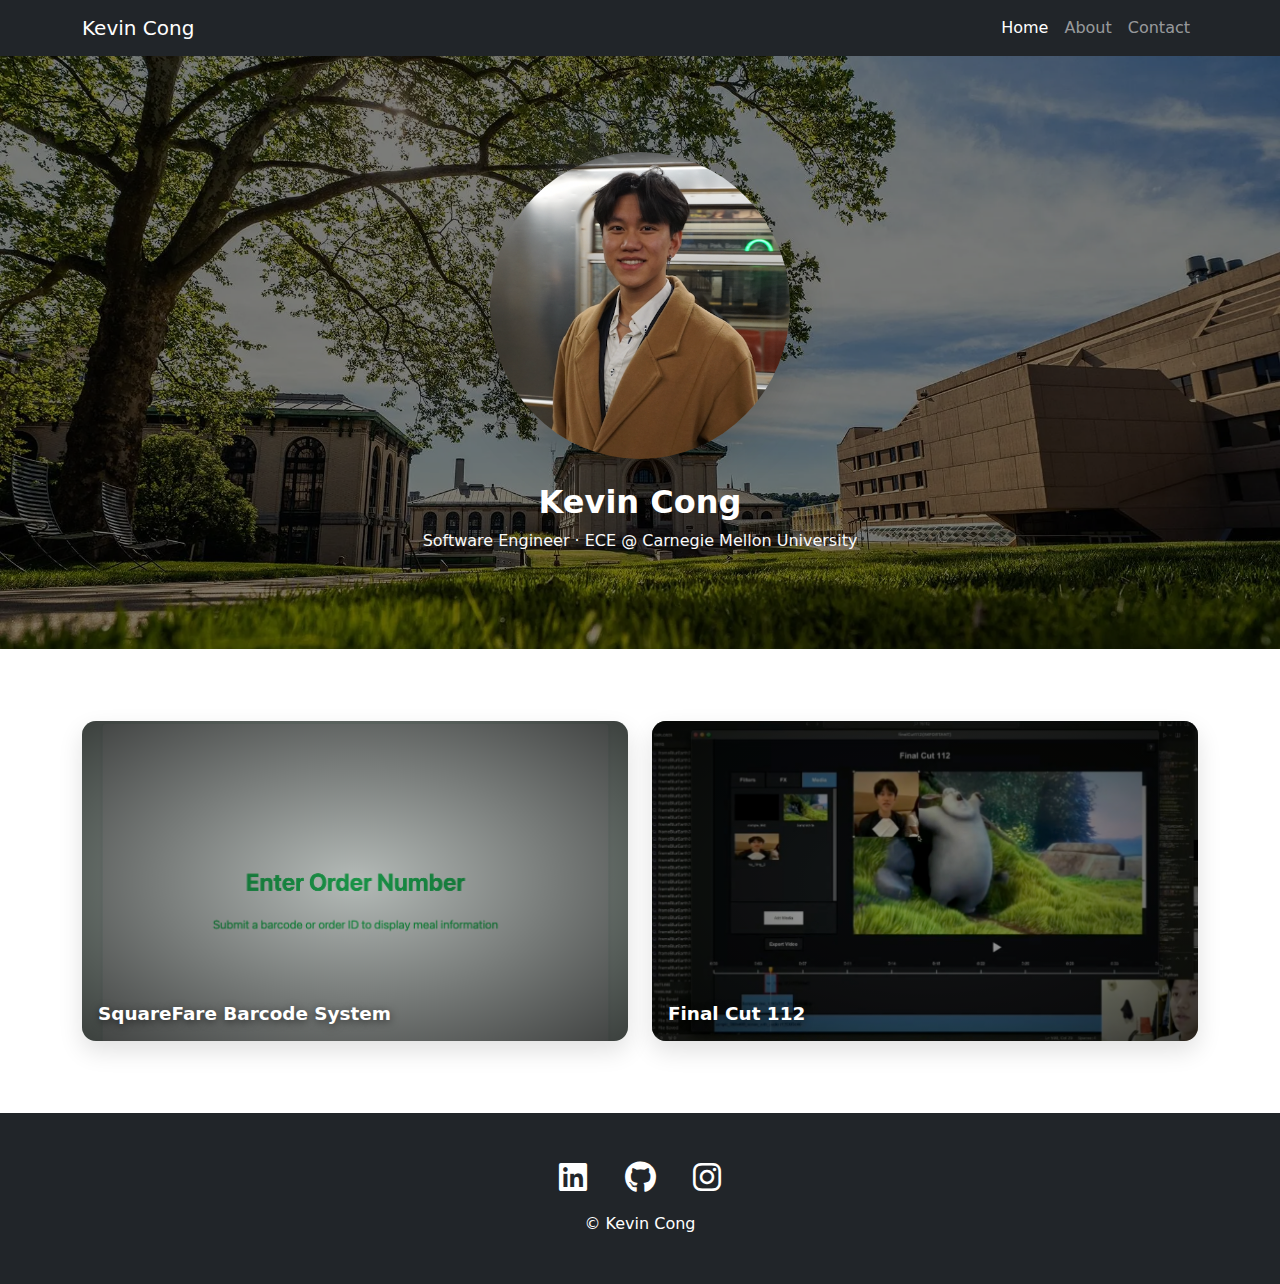
<file: index.html>
<!DOCTYPE html>
<html lang="en">
    <head>
        <link rel="stylesheet" href="https://cdnjs.cloudflare.com/ajax/libs/font-awesome/6.4.0/css/all.min.css">
        <meta charset="utf-8" />
        <meta name="viewport" content="width=device-width, initial-scale=1, shrink-to-fit=no" />
        <meta name="description" content="" />
        <meta name="author" content="" />
        <title>Kevin Cong</title>
        <!-- Favicon-->
        <link rel="icon" type="image/x-icon" href="assets/favicon.ico" />
        <!-- Core theme CSS (includes Bootstrap)-->
        <link href="css/styles.css" rel="stylesheet" />
    </head>
    <body>
        <!-- Responsive navbar-->
        <nav class="navbar navbar-expand-lg navbar-dark bg-dark">
            <div class="container">
                <a class="navbar-brand" href="#!">Kevin Cong</a>
                <button class="navbar-toggler" type="button" data-bs-toggle="collapse" data-bs-target="#navbarSupportedContent" aria-controls="navbarSupportedContent" aria-expanded="false" aria-label="Toggle navigation"><span class="navbar-toggler-icon"></span></button>
                <div class="collapse navbar-collapse" id="navbarSupportedContent">
                    <ul class="navbar-nav ms-auto mb-2 mb-lg-0">
                        <li class="nav-item"><a class="nav-link active" href="index.html">Home</a></li>
                        <li class="nav-item"><a class="nav-link" href="about.html">About</a></li>
                        <li class="nav-item"><a class="nav-link" href="#!">Contact</a></li>
                    </ul>
                </div>
            </div>
        </nav>
        <script type="text/javascript">
            (function(d, t) {
                var v = d.createElement(t), s = d.getElementsByTagName(t)[0];
                v.onload = function() {
                  window.voiceflow.chat.load({
                    verify: { projectID: '68a969640e28fd2423ab1d6f' },
                    url: 'https://general-runtime.voiceflow.com',
                    versionID: 'production',
                    voice: {
                      url: "https://runtime-api.voiceflow.com"
                    }
                  });
                }
                v.src = "https://cdn.voiceflow.com/widget-next/bundle.mjs"; v.type = "text/javascript"; s.parentNode.insertBefore(v, s);
            })(document, 'script');
          </script>
        <!-- Header - set the background image for the header in the line below-->
        <header class="py-5 bg-image-full" style="background-image: url('assets/bg.png'); position: relative;">
            <!-- Dark overlay to improve text visibility -->
            <div style="position: absolute; top: 0; left: 0; width: 100%; height: 100%; background-color: rgba(0,0,0,0.5);"></div>
        
            <div class="text-center my-5" style="position: relative; z-index: 1;">
                <img class="img-fluid rounded-circle mb-4 shadow-lg" src="assets/kevinpfp.png" alt="Kevin Cong" width="300" />
                <h1 class="text-white fs-2 fw-bolder">Kevin Cong</h1>
                <p class="text-light mb-0">Software Engineer · ECE @ Carnegie Mellon University</p>
            </div>
        </header>
        <main class="py-5">
            <div class="container my-4">
              <div class="row g-4">
          
                <!-- SquareFare -->
                <div class="col-12 col-md-6">
                  <a href="projects/squarefare.html" class="project-tile d-block"
                     style="background-image: url('assets/squarefare.png');">
                    <div class="project-overlay"></div>
                    <div class="project-title">SquareFare Barcode System</div>
                  </a>
                </div>
          
                <!-- Final Cut 112 -->
                <div class="col-12 col-md-6">
                  <a href="projects/final-cut-112.html" class="project-tile d-block"
                     style="background-image: url('assets/finalcut.png');">
                    <div class="project-overlay"></div>
                    <div class="project-title">Final Cut 112</div>
                  </a>
                </div>
              </div>
            </div>
          </main>
        <!-- Footer-->
        <footer class="py-5 bg-dark">
            <div class="container text-center">
              <!-- Social icons -->
              <a href="https://linkedin.com/in/kcong0039" target="_blank" class="text-white mx-3" style="text-decoration:none;">
                <i class="fab fa-linkedin fa-2x"></i>
              </a>
              <a href="https://github.com/kcong0039" target="_blank" class="text-white mx-3" style="text-decoration:none;">
                <i class="fab fa-github fa-2x"></i>
              </a>
              <a href="https://instagram.com/_kev_cong_" target="_blank" class="text-white mx-3" style="text-decoration:none;">
                <i class="fab fa-instagram fa-2x"></i>
              </a>
              <p class="m-0 text-center text-white mt-3">© Kevin Cong</p>
            </div>
          </footer>
        
        <!-- Bootstrap core JS-->
        <script src="https://cdn.jsdelivr.net/npm/bootstrap@5.2.3/dist/js/bootstrap.bundle.min.js"></script>
        <!-- Core theme JS-->
        <script src="js/scripts.js"></script>
    </body>
</html>
</file>
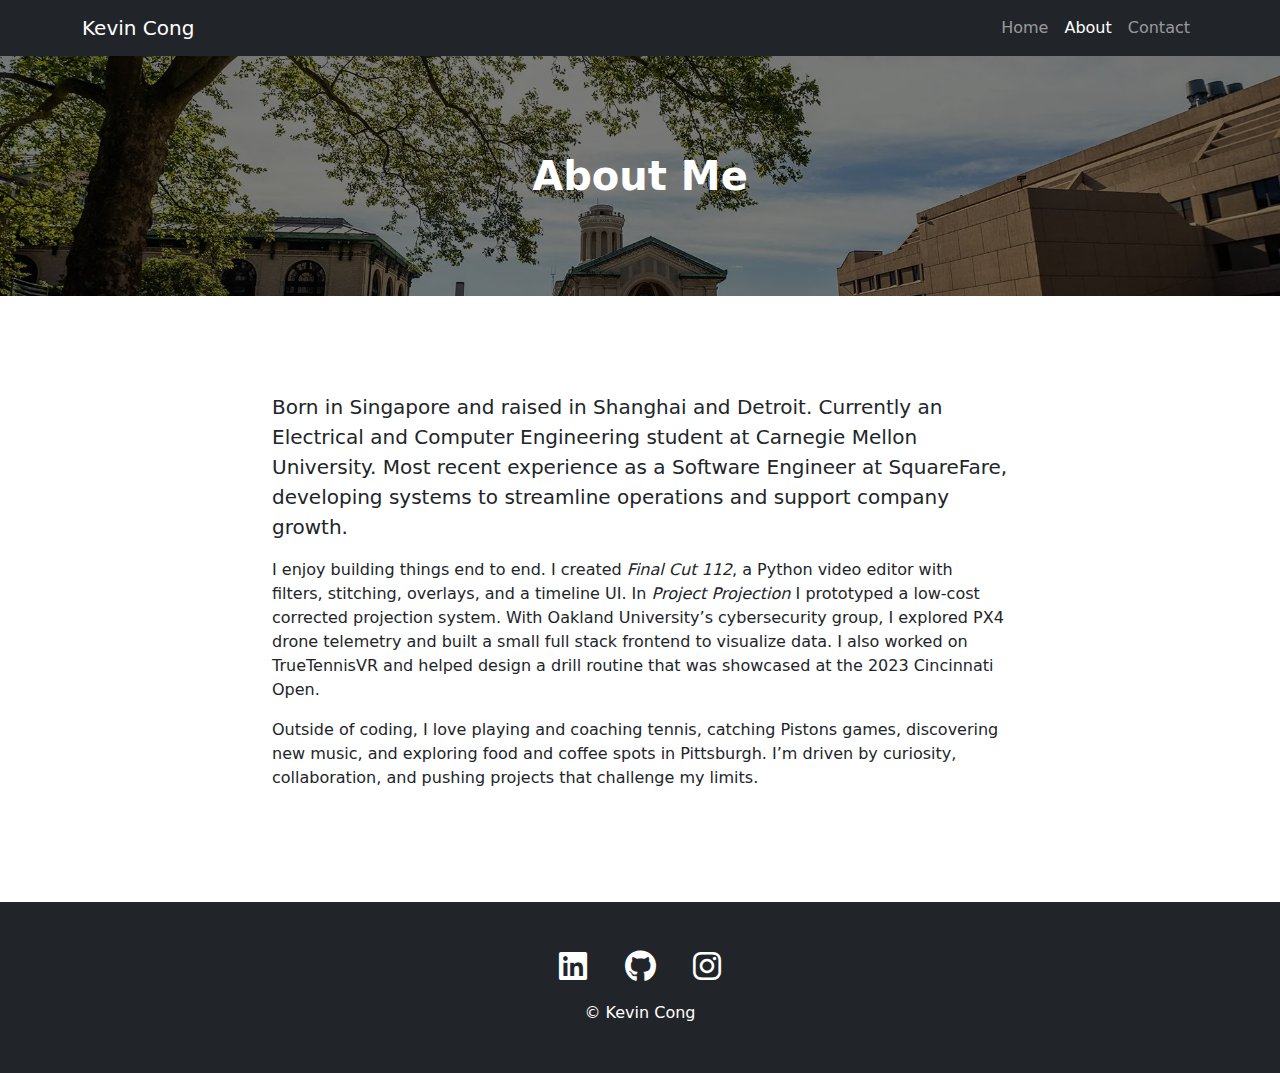
<file: about.html>
<!DOCTYPE html>
<html lang="en">
<head>
    <meta charset="utf-8" />
    <link rel="stylesheet" href="https://cdnjs.cloudflare.com/ajax/libs/font-awesome/6.4.0/css/all.min.css">
    <meta name="viewport" content="width=device-width, initial-scale=1, shrink-to-fit=no" />
    <title>About Me - Kevin Cong</title>
    <link href="css/styles.css" rel="stylesheet" />
</head>
<body>
    <!-- Navbar -->
    <nav class="navbar navbar-expand-lg navbar-dark bg-dark">
        <div class="container">
            <a class="navbar-brand" href="index.html">Kevin Cong</a>
            <button class="navbar-toggler" type="button" data-bs-toggle="collapse" data-bs-target="#navbarSupportedContent" aria-controls="navbarSupportedContent" aria-expanded="false" aria-label="Toggle navigation"><span class="navbar-toggler-icon"></span></button>
            <div class="collapse navbar-collapse" id="navbarSupportedContent">
                <ul class="navbar-nav ms-auto mb-2 mb-lg-0">
                    <li class="nav-item"><a class="nav-link" href="index.html">Home</a></li>
                    <li class="nav-item"><a class="nav-link active" href="about.html">About</a></li>
                    <li class="nav-item"><a class="nav-link" href="#!">Contact</a></li>
                </ul>
            </div>
        </div>
    </nav>
    <script type="text/javascript">
        (function(d, t) {
            var v = d.createElement(t), s = d.getElementsByTagName(t)[0];
            v.onload = function() {
              window.voiceflow.chat.load({
                verify: { projectID: '68a969640e28fd2423ab1d6f' },
                url: 'https://general-runtime.voiceflow.com',
                versionID: 'production',
                voice: {
                  url: "https://runtime-api.voiceflow.com"
                }
              });
            }
            v.src = "https://cdn.voiceflow.com/widget-next/bundle.mjs"; v.type = "text/javascript"; s.parentNode.insertBefore(v, s);
        })(document, 'script');
      </script>

    <!-- Header with dark overlay -->
    <header class="py-5 bg-image-full" style="background-image: url('assets/bg.png'); position: relative;">
        <!-- Dark overlay -->
        <div style="position: absolute; top: 0; left: 0; width: 100%; height: 100%; background-color: rgba(0,0,0,0.5);"></div>
        
        <!-- Centered text -->
        <div class="text-center my-5" style="position: relative; z-index: 1;">
            <h1 class="text-white fs-1 fw-bolder">About Me</h1>
        </div>
    </header>

    <!-- About content -->
    <section class="py-5 section-faded">
        <div class="container my-5">
            <div class="row justify-content-center">
                <div class="col-lg-8">
                    <p class="lead">
                        Born in Singapore and raised in Shanghai and Detroit. Currently an Electrical and Computer Engineering student at Carnegie Mellon University. Most recent experience as a Software Engineer at SquareFare, developing systems to streamline operations and support company growth.
                    </p>
                    <p>
                        I enjoy building things end to end. I created <em>Final Cut 112</em>, a Python video editor with filters, stitching, overlays, and a timeline UI. In <em>Project Projection</em> I prototyped a low-cost corrected projection system. With Oakland University’s cybersecurity group, I explored PX4 drone telemetry and built a small full stack frontend to visualize data. I also worked on TrueTennisVR and helped design a drill routine that was showcased at the 2023 Cincinnati Open.
                    </p>
                    <p>
                        Outside of coding, I love playing and coaching tennis, catching Pistons games, discovering new music, and exploring food and coffee spots in Pittsburgh. I’m driven by curiosity, collaboration, and pushing projects that challenge my limits.
                    </p>
                </div>
            </div>
        </div>
    </section>

    <!-- Footer -->
    <footer class="py-5 bg-dark">
        <div class="container text-center">
          <!-- Social icons -->
          <a href="https://linkedin.com/in/kcong0039" target="_blank" class="text-white mx-3" style="text-decoration:none;">
            <i class="fab fa-linkedin fa-2x"></i>
          </a>
          <a href="https://github.com/kcong0039" target="_blank" class="text-white mx-3" style="text-decoration:none;">
            <i class="fab fa-github fa-2x"></i>
          </a>
          <a href="https://instagram.com/_kev_cong_" target="_blank" class="text-white mx-3" style="text-decoration:none;">
            <i class="fab fa-instagram fa-2x"></i>
          </a>
          <p class="m-0 text-center text-white mt-3">© Kevin Cong</p>
        </div>
      </footer>
    
</body>
</html>
</file>
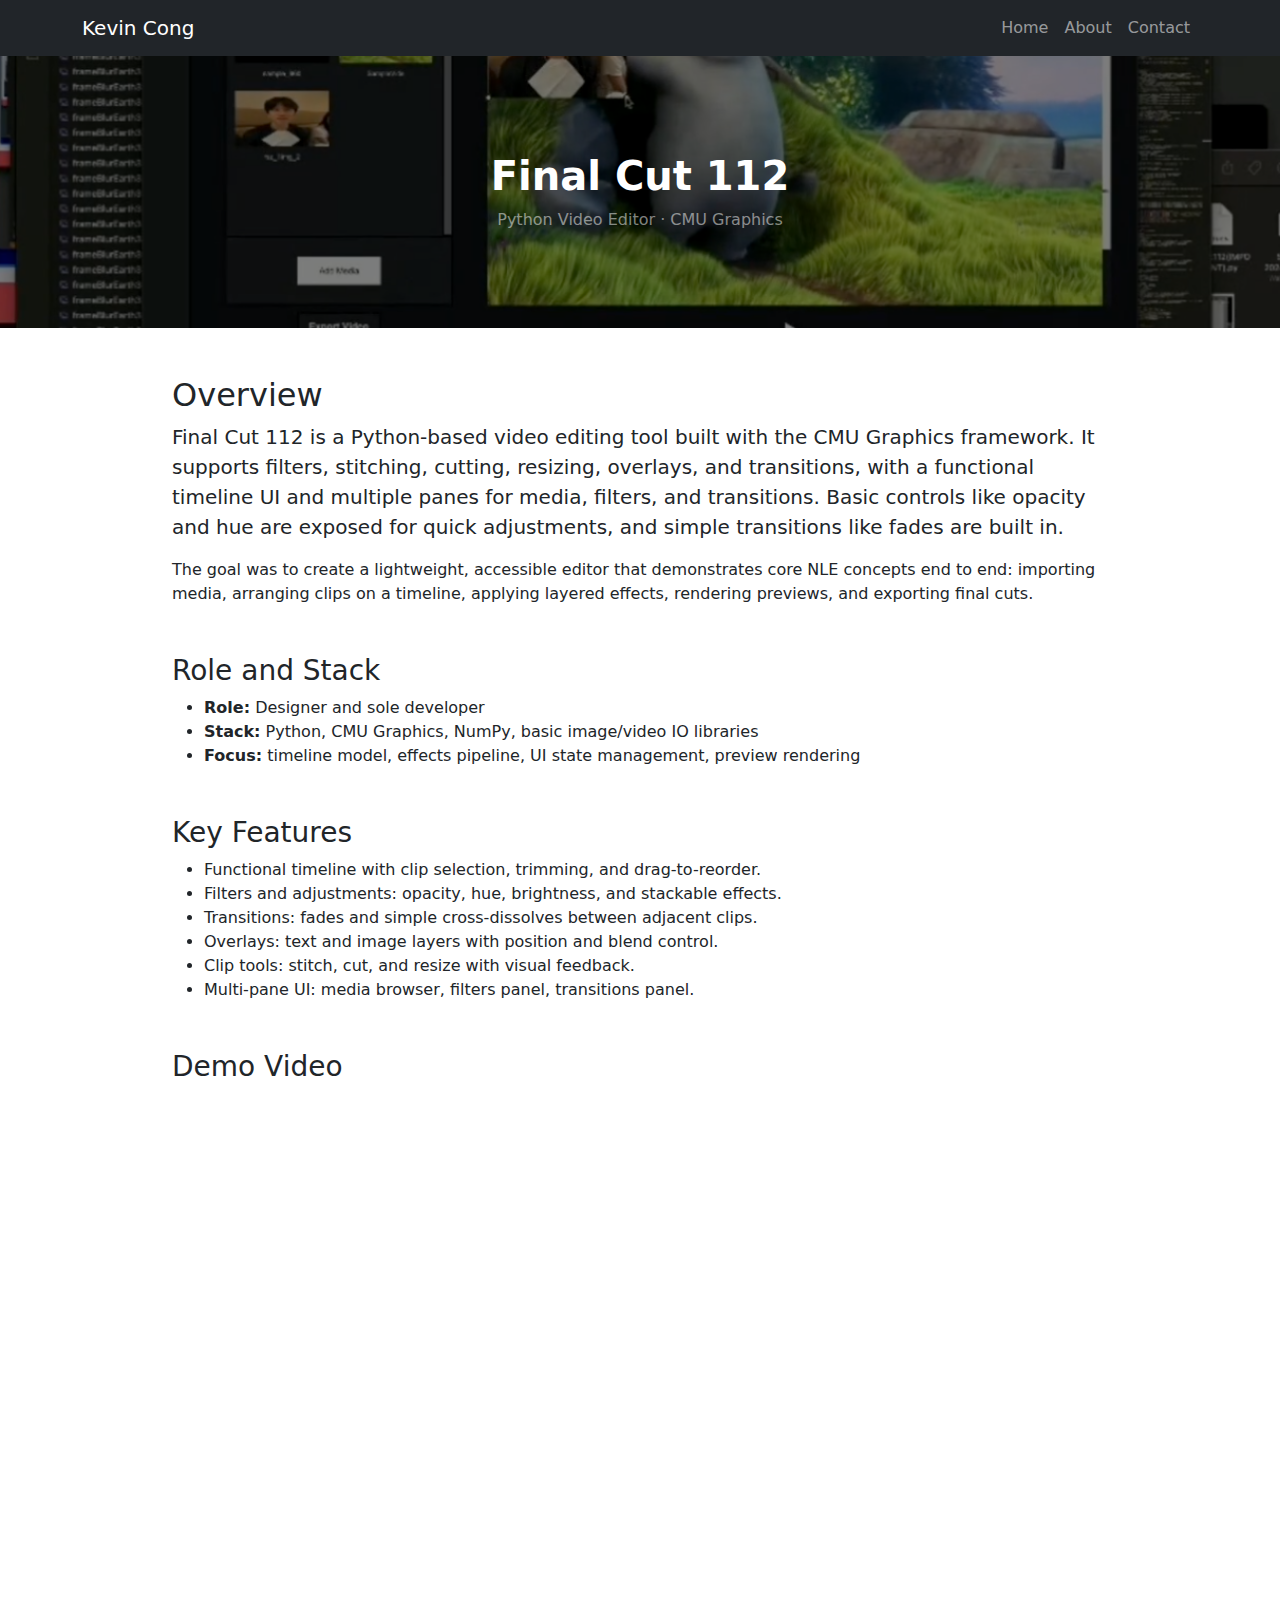
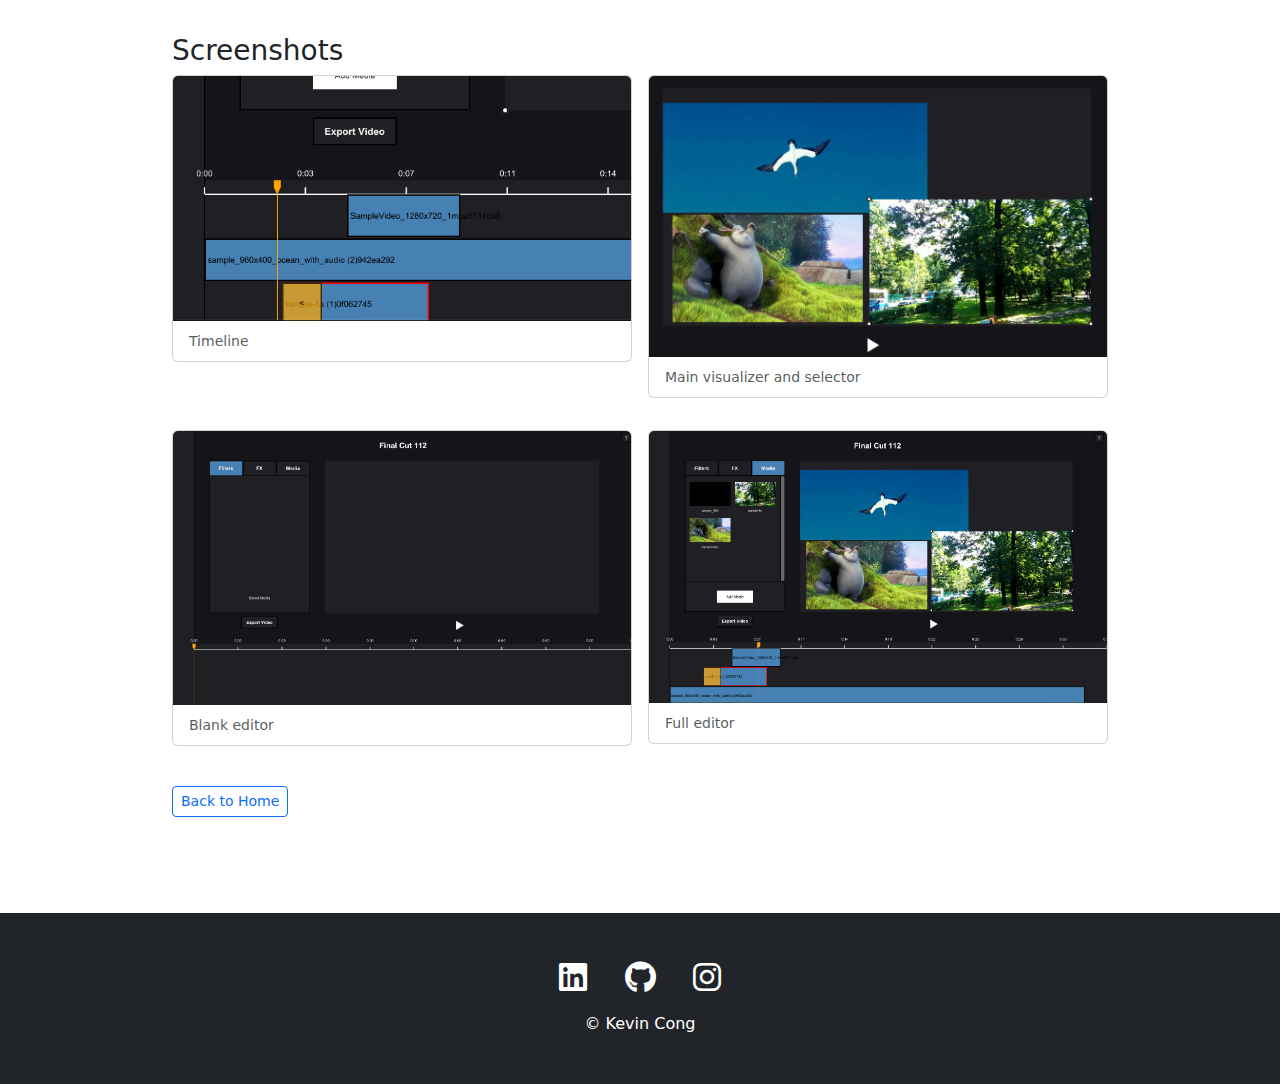
<file: projects/final-cut-112.html>
<!DOCTYPE html>
<html lang="en">
<head>
  <link rel="stylesheet" href="https://cdnjs.cloudflare.com/ajax/libs/font-awesome/6.4.0/css/all.min.css">
  <meta charset="utf-8" />
  <meta name="viewport" content="width=device-width, initial-scale=1" />
  <title>Final Cut 112 | Kevin Cong</title>
  <link href="/css/styles.css" rel="stylesheet" />
  <link href="https://cdn.jsdelivr.net/npm/bootstrap@5.2.3/dist/css/bootstrap.min.css" rel="stylesheet" />
</head>
<body>
  <!-- Navbar -->
  <nav class="navbar navbar-expand-lg navbar-dark bg-dark">
    <div class="container">
      <a class="navbar-brand" href="/index.html">Kevin Cong</a>
      <button class="navbar-toggler" type="button" data-bs-toggle="collapse" data-bs-target="#navbarContent"
        aria-controls="navbarContent" aria-expanded="false" aria-label="Toggle navigation">
        <span class="navbar-toggler-icon"></span>
      </button>
      <div class="collapse navbar-collapse" id="navbarContent">
        <ul class="navbar-nav ms-auto mb-2 mb-lg-0">
          <li class="nav-item"><a class="nav-link" href="../index.html">Home</a></li>
          <li class="nav-item"><a class="nav-link" href="../about.html">About</a></li>
          <li class="nav-item"><a class="nav-link" href="../contact.html">Contact</a></li>
        </ul>
      </div>
    </div>
  </nav>
  <script type="text/javascript">
    (function(d, t) {
        var v = d.createElement(t), s = d.getElementsByTagName(t)[0];
        v.onload = function() {
          window.voiceflow.chat.load({
            verify: { projectID: '68a969640e28fd2423ab1d6f' },
            url: 'https://general-runtime.voiceflow.com',
            versionID: 'production',
            voice: {
              url: "https://runtime-api.voiceflow.com"
            }
          });
        }
        v.src = "https://cdn.voiceflow.com/widget-next/bundle.mjs"; v.type = "text/javascript"; s.parentNode.insertBefore(v, s);
    })(document, 'script');
  </script>

  <!-- Header with dim overlay -->
  <header class="py-5 bg-image-full" style="background-image: url('../assets/finalcut.png'); position: relative;">
    <div style="position: absolute; inset: 0; background-color: rgba(0,0,0,0.5);"></div>
    <div class="text-center my-5" style="position: relative; z-index: 1;">
      <h1 class="text-white fs-1 fw-bolder">Final Cut 112</h1>
      <p class="text-white-50 mb-0">Python Video Editor · CMU Graphics</p>
    </div>
  </header>

  <main class="py-5">
    <div class="container col-lg-9">

      <!-- Overview -->
      <section class="mb-5">
        <h2>Overview</h2>
        <p class="lead">
          Final Cut 112 is a Python-based video editing tool built with the CMU Graphics framework. It supports filters, stitching, cutting, resizing, overlays, and transitions, with a functional timeline UI and multiple panes for media, filters, and transitions. Basic controls like opacity and hue are exposed for quick adjustments, and simple transitions like fades are built in.
        </p>
        <p>
          The goal was to create a lightweight, accessible editor that demonstrates core NLE concepts end to end: importing media, arranging clips on a timeline, applying layered effects, rendering previews, and exporting final cuts.
        </p>
      </section>

      <!-- Role and Stack -->
      <section class="mb-5">
        <h3>Role and Stack</h3>
        <ul>
          <li><strong>Role:</strong> Designer and sole developer</li>
          <li><strong>Stack:</strong> Python, CMU Graphics, NumPy, basic image/video IO libraries</li>
          <li><strong>Focus:</strong> timeline model, effects pipeline, UI state management, preview rendering</li>
        </ul>
      </section>

      <!-- Features -->
      <section class="mb-5">
        <h3>Key Features</h3>
        <ul>
          <li>Functional timeline with clip selection, trimming, and drag-to-reorder.</li>
          <li>Filters and adjustments: opacity, hue, brightness, and stackable effects.</li>
          <li>Transitions: fades and simple cross-dissolves between adjacent clips.</li>
          <li>Overlays: text and image layers with position and blend control.</li>
          <li>Clip tools: stitch, cut, and resize with visual feedback.</li>
          <li>Multi-pane UI: media browser, filters panel, transitions panel.</li>
        </ul>
      </section>

      <!-- Demo Video -->
      <section class="mb-5">
        <h3>Demo Video</h3>

        <!-- If your video is on YouTube/Vimeo, use an iframe -->
        <!-- Replace YOUTUBE_ID with the actual ID -->
        <div class="ratio ratio-16x9 mb-3">
            <iframe width="560" height="315" src="https://www.youtube.com/embed/U3Fz1d9wAuM?si=L1KYZ5rULiz2PpDd" title="YouTube video player" frameborder="0" allow="accelerometer; autoplay; clipboard-write; encrypted-media; gyroscope; picture-in-picture; web-share" referrerpolicy="strict-origin-when-cross-origin" allowfullscreen></iframe>
        </div>

        <!-- Or, if you have a local MP4 in /assets, use the HTML5 video tag instead -->
        <!--
        <video class="w-100 rounded shadow-sm" controls poster="/assets/finalcut-thumb.png">
          <source src="/assets/finalcut-demo.mp4" type="video/mp4" />
          Your browser does not support the video tag.
        </video>
        -->
        

      <!-- Screenshots -->
      <section class="mb-4">
        <h3>Screenshots</h3>
        <div class="row g-3">
          <div class="col-12 col-md-6">
            <figure class="card">
              <img src="../assets/finalcut-1.png" class="card-img-top" alt="Timeline">
              <figcaption class="card-body py-2"><small class="text-muted">Timeline</small></figcaption>
            </figure>
          </div>
          <div class="col-12 col-md-6">
            <figure class="card">
              <img src="../assets/finalcut-2.png" class="card-img-top" alt="Main visualizer and selector">
              <figcaption class="card-body py-2"><small class="text-muted">Main visualizer and selector</small></figcaption>
            </figure>
          </div>
          <div class="col-12 col-md-6">
            <figure class="card">
              <img src="../assets/finalcut-3.png" class="card-img-top" alt="Blank editor">
              <figcaption class="card-body py-2"><small class="text-muted">Blank editor</small></figcaption>
            </figure>
          </div>
          <div class="col-12 col-md-6">
            <figure class="card">
              <img src="../assets/finalcut-4.png" class="card-img-top" alt="Full editor">
              <figcaption class="card-body py-2"><small class="text-muted">Full editor</small></figcaption>
            </figure>
          </div>
        </div>
      </section>

      <!-- Back -->
      <div class="mt-4">
        <a class="btn btn-outline-primary btn-sm" href="../index.html#projects">Back to Home</a>
      </div>

    </div>
  </main>

  <!-- Footer -->
  <footer class="py-5 bg-dark">
    <div class="container text-center">
      <!-- Social icons -->
      <a href="https://linkedin.com/in/kcong0039" target="_blank" class="text-white mx-3" style="text-decoration:none;">
        <i class="fab fa-linkedin fa-2x"></i>
      </a>
      <a href="https://github.com/kcong0039" target="_blank" class="text-white mx-3" style="text-decoration:none;">
        <i class="fab fa-github fa-2x"></i>
      </a>
      <a href="https://instagram.com/_kev_cong_" target="_blank" class="text-white mx-3" style="text-decoration:none;">
        <i class="fab fa-instagram fa-2x"></i>
      </a>
      <p class="m-0 text-center text-white mt-3">© Kevin Cong</p>
    </div>
  </footer>

  <script src="https://cdn.jsdelivr.net/npm/bootstrap@5.2.3/dist/js/bootstrap.bundle.min.js"></script>
</body>
</html>
</file>
